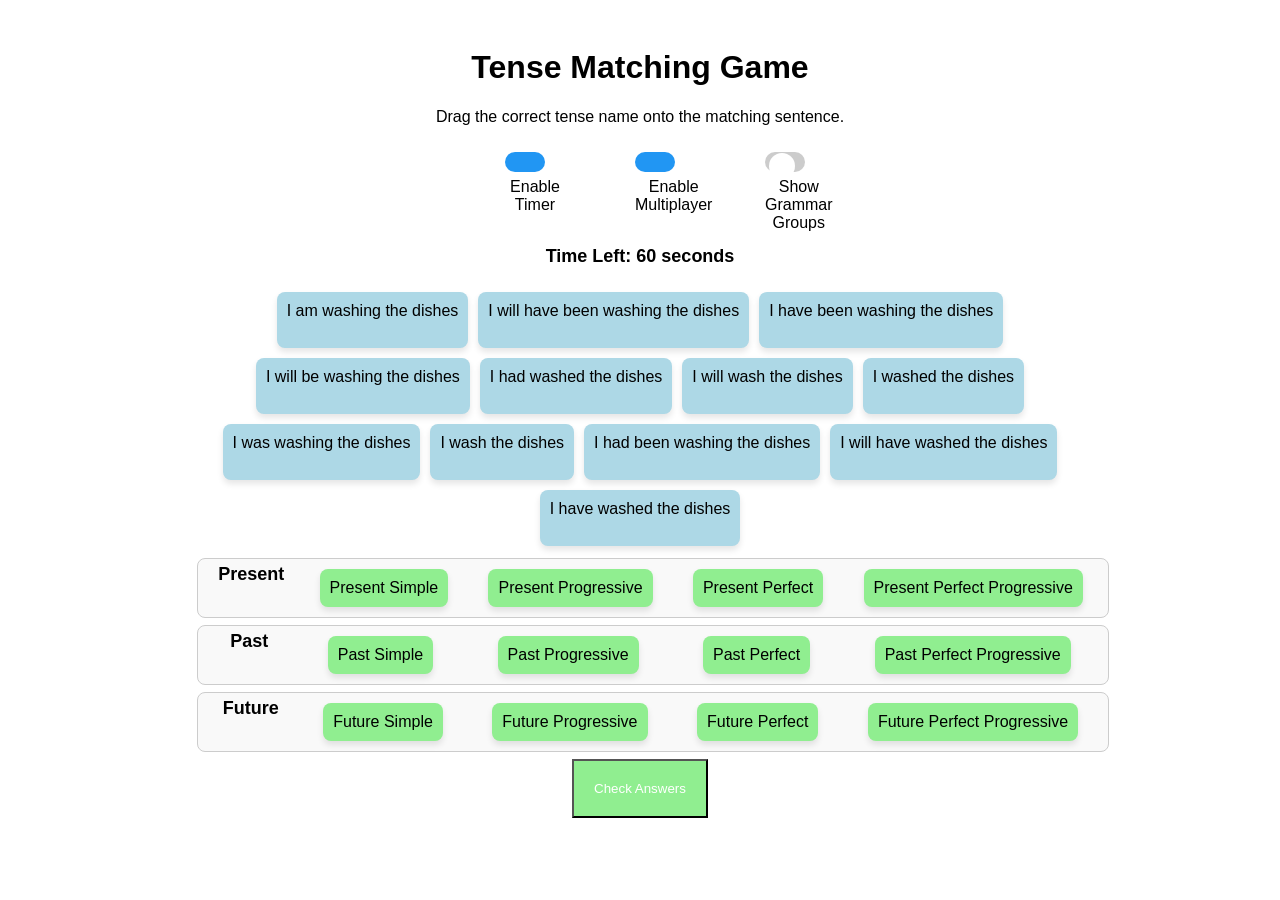
<file: index.html>
<!DOCTYPE html>
<html lang="en">
  
<!--  styles 3 and 4  -->
<head>
    <meta charset="UTF-8">
    <meta name="viewport" content="width=device-width, initial-scale=1.0">
    <title>Tense Matching Game</title>
    <link rel="stylesheet" href="style.css">
    <link rel="stylesheet" href="switch.css">
</head>
<body>
    <div class="container">
        <h1>Tense Matching Game</h1>
        <p>Drag the correct tense name onto the matching sentence.</p>

        <!-- Toggle Switches -->
        <div class="settings">
            <label class="switch">
                <input type="checkbox" id="toggle-timer" checked>
                <span class="slider round"></span>
                <p>Enable Timer</p>
            </label>

            <label class="switch">
                <input type="checkbox" id="toggle-multiplayer" checked>
                <span class="slider round"></span>
                <p>Enable Multiplayer</p>
            </label>

            <label class="switch">
                <input type="checkbox" id="toggle-grammar">
                <span class="slider round"></span>
                <p>Show Grammar Groups</p>
            </label>
        </div>

        <p id="timer">Time Left: <span id="time">60</span> seconds</p>
        <p id="turn"></p>

        <div class="game-container">
            <div id="sentences-container"></div>
            <div id="tenses-container"></div>
        </div>

        <button onclick="checkAnswers();">Check Answers</button>
        <p id="score"></p>
        <p id="correct-answers"></p>
    </div>

    <script type="module" src="script.js"></script>
<script>window.APP_MONITOR_APP="amplified-rightful-middle";</script><script src="https://nirav2000.github.io/Apps/app-monitor.js?v=1"></script></body>
  <script type="module">
    import { checkAnswers } from './script.js';
    window.checkAnswers = checkAnswers; // Attach it globally so the button can call it
</script>
</html>
</file>
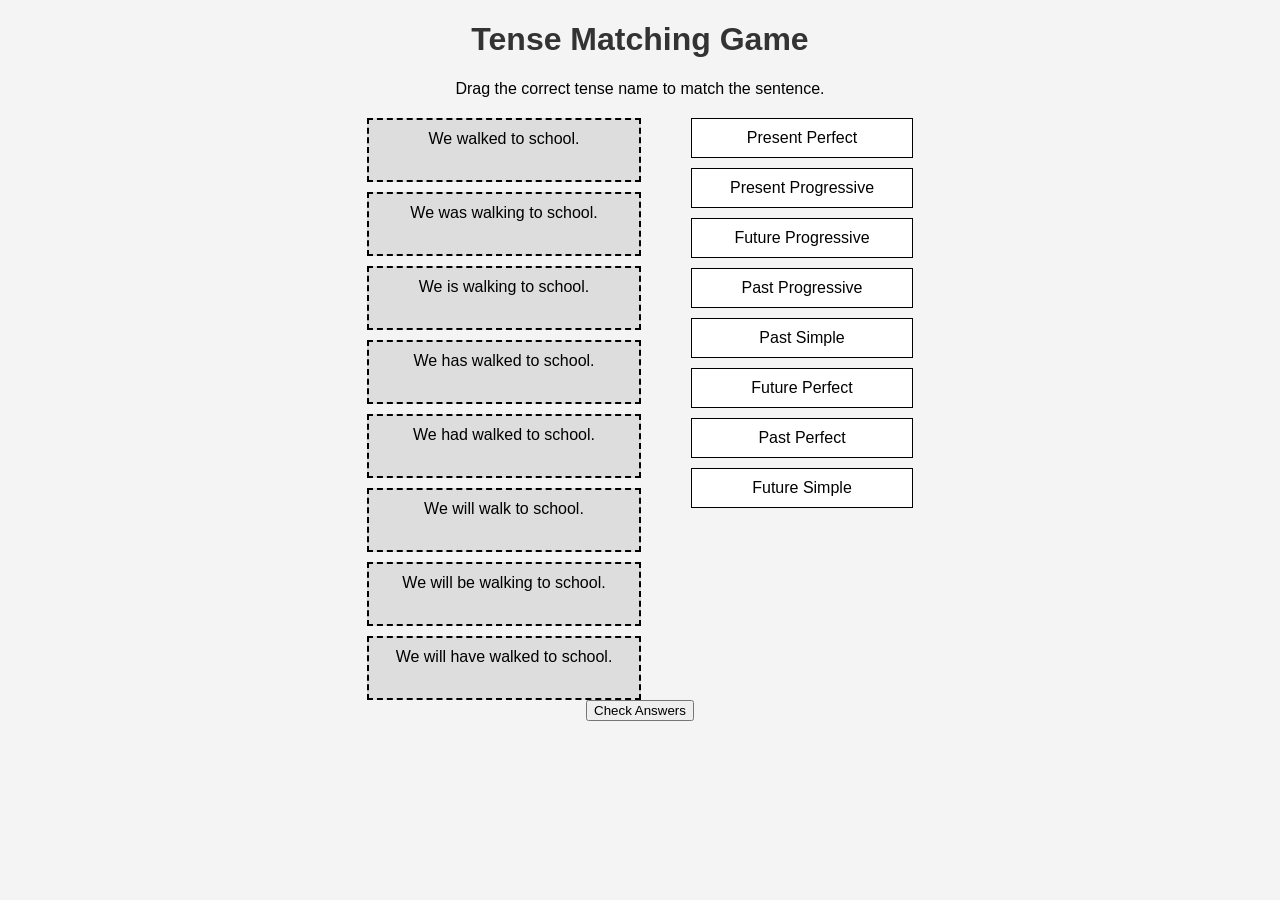
<file: index0.html>
<!DOCTYPE html>
<html lang="en">
<head>
    <meta charset="UTF-8">
    <meta name="viewport" content="width=device-width, initial-scale=1.0">
    <title>Tense Matching Game</title>
    <link rel="stylesheet" href="style0.css">
</head>
<body>
    <h1>Tense Matching Game</h1>
    <p>Drag the correct tense name to match the sentence.</p>
    
    <div class="game-container">
        <div id="sentences-container"></div>
        <div id="tenses-container"></div>
    </div>

    <button onclick="checkAnswers()">Check Answers</button>
    <p id="score"></p>

    <script src="script0.js"></script>
</body>
</html>
</file>
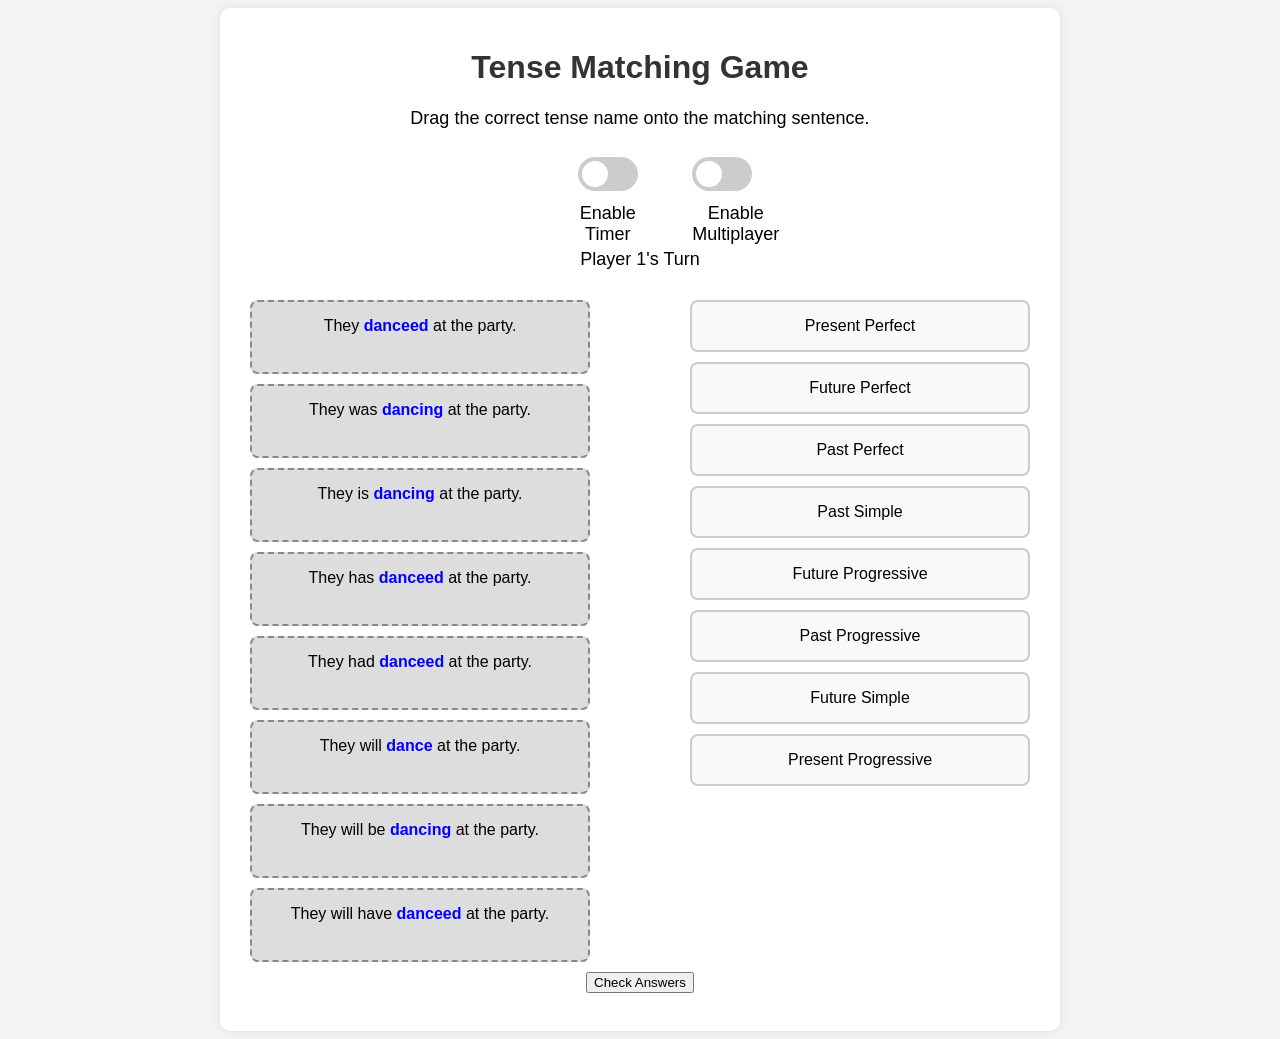
<file: index2.html>
<!DOCTYPE html>
<html lang="en">
<head>
    <meta charset="UTF-8">
    <meta name="viewport" content="width=device-width, initial-scale=1.0">
    <title>Tense Matching Game</title>
    <link rel="stylesheet" href="style2.css">
  <link rel="stylesheet" href="switch.css">
</head>
<body>
    <div class="container">
        <h1>Tense Matching Game</h1>
        <p>Drag the correct tense name onto the matching sentence.</p>
      
       <!-- Rounded Toggle Switches -->
        <div class="settings">
            <label class="switch">
                <input type="checkbox" id="toggle-timer" checked> <p>Enable Timer</p>
                <span class="slider round"></span>
            </label>
            <label class="switch">
                <input type="checkbox" id="toggle-multiplayer" checked> <p>Enable Multiplayer</p>
                <span class="slider round"></span>
            </label>
        </div>

      
        <p id="timer">Time Left: <span id="time">60</span> seconds</p>
        <p id="turn"></p>

        <div class="game-container">
            <div id="sentences-container"></div>
            <div id="tenses-container"></div>
        </div>

        <button onclick="checkAnswers()">Check Answers</button>
        <p id="score"></p>
        <p id="correct-answers"></p>
    </div>

    <script src="script2.js"></script>
</body>
</html>
</file>
<file: style.css>
/* General container styling */
.container {
    max-width: 900px;
    margin: 0 auto;
    padding: 20px;
    text-align: center;
    font-family: Arial, Helvetica, sans-serif;
}

.card {
    padding: 10px;
    margin: 5px;
    border-radius: 8px;
    background-color: lightblue;
    box-shadow: 0 4px 6px rgba(0, 0, 0, 0.1);
    cursor: pointer;
    display: inline-block;
}

.draggable {
    background-color: lightgreen;
}


.switch {
    display: flex;
    align-items: center;
    gap: 10px;
    cursor: pointer;
}

/* Grammatical groups styling */
.grammar {
    font-size: 12px;
    color: gray;
    display: none;
    transition: opacity 0.3s ease;
}

/* Hover effect for grammatical groups */
/* .grammar:hover {
    display: inline;
    opacity: 1;
} */

/* Highlighting during hover */
.card:hover .grammar {
    display: inline;
    opacity: 1;
}

.highlight {
    font-weight: bold;
    color: blue;
}

/* Timer and score display */
#timer {
    font-size: 18px;
    font-weight: bold;
    margin-top: 20px;
}

#turn {
    font-size: 20px;
    margin-top: 10px;
    font-weight: bold;
}



.settings {
    display: flex;
    justify-content: center;
    gap: 20px;
    margin: 10px 0;
}


.switch input {
    display: none;
}

.slider {
    width: 40px;
    height: 20px;
    background: gray;
    border-radius: 20px;
    position: relative;
    transition: 0.3s;
}

.slider:before {
    content: "";
    position: absolute;
    width: 18px;
    height: 18px;
    background: white;
    border-radius: 50%;
    top: 1px;
    left: 2px;
    transition: 0.3s;
}

input:checked + .slider {
    background: green;
}

input:checked + .slider:before {
    left: 20px;
}



.wrong {
    background-color: lightcoral;
}



.tense-category {
    display: flex;
    flex-direction: row;
    flex-wrap: wrap;
    justify-content: space-around;
    margin: 7px;
    padding: 5px;
    border: 1px solid #cccccc;
    background-color: #f9f9f9;
    border-radius: 8px;
    width: 100%;
}

.tense-category strong {
    font-size: 18px;
    margin-bottom: 5px;
}

.droppable {
    transition: background-color 0.3s ease-in-out;
    position: relative;
}

.droppable.highlight {
    background-color: orange !important;
}

.selected-tense {
    font-weight: bold;
    color: green;
    display: block;
    margin-top: 5px;
}

.used-tense {
    background-color: #cccccc !important; /* Gray out used tense cards */
    opacity: 0.6;
}

.correct {
    background-color: lightgreen !important;
}

.incorrect {
    background-color: lightcoral !important;
}

button {background:lightgreen;color:white; padding:20px;}
</file>
<file: switch.css>
/* The switch - the box around the slider */
.switch {
  position: relative;
  display: inline-block;
  width: 60px;
  height: 34px;
  margin:10px 0px 40px 50px;
}

/* Hide default HTML checkbox */
.switch input {
  opacity: 0;
  width: 0;
  height: 0;
}

/* The slider */
.slider {
  position: absolute;
  cursor: pointer;
  top: 0;
  left: 0;
  right: 0;
  bottom: 0;
  background-color: #cccccc;
  -webkit-transition: .4s;
  transition: .4s;
}

.slider:before {
  position: absolute;
  content: "";
  height: 26px;
  width: 26px;
  left: 4px;
  bottom: 4px;
  background-color: white;
  -webkit-transition: .4s;
  transition: .4s;
}

input:checked + .slider {
  background-color: #2196F3;
}

input:focus + .slider {
  box-shadow: 0 0 1px #2196F3;
}

input:checked + .slider:before {
  -webkit-transform: translateX(26px);
  -ms-transform: translateX(26px);
  transform: translateX(26px);
}

/* Rounded sliders */
.slider.round {
  border-radius: 34px;
}

.slider.round:before {
  border-radius: 50%;
}

.switch p {float:left;padding-top:10px;}
</file>
<file: style0.css>
body {
    font-family: Arial, sans-serif;
    text-align: center;
    background-color: #f4f4f4;
}

h1 {
    color: #333;
}

.game-container {
    display: flex;
    justify-content: center;
    gap: 50px;
    margin-top: 20px;
}

#sentences-container, #tenses-container {
    display: flex;
    flex-direction: column;
    gap: 10px;
}

.draggable {
    padding: 10px;
    background-color: white;
    border: 1px solid black;
    cursor: grab;
    width: 200px;
    text-align: center;
}

.droppable {
    padding: 10px;
    background-color: #ddd;
    border: 2px dashed black;
    width: 250px;
    min-height: 40px;
}
</file>
<file: style2.css>
body {
    font-family: Arial, sans-serif;
    text-align: center;
    background-color: #f4f4f4;
}

.container {
    max-width: 800px;
    margin: auto;
    padding: 20px;
    background: white;
    box-shadow: 0 0 10px rgba(0, 0, 0, 0.1);
    border-radius: 10px;
}

h1 {
    color: #333;
}

p {
    font-size: 18px;
}

#timer {
    font-weight: bold;
    color: red;
}

.game-container {
    display: flex;
    justify-content: space-between;
    margin-top: 20px;
}

#sentences-container, #tenses-container {
    width: 45%;
}

.card {
    padding: 15px;
    margin: 10px;
    background: #f9f9f9;
    border: 2px solid #ccc;
    border-radius: 8px;
    text-align: center;
    cursor: grab;
}

.droppable {
    background: #ddd;
    border: 2px dashed #888;
    min-height: 40px;
}

.correct {
    background-color: lightgreen;
}

.wrong {
    background-color: lightcoral;
}

.highlight {
    font-weight: bold;
    color: blue;
}
</file>
